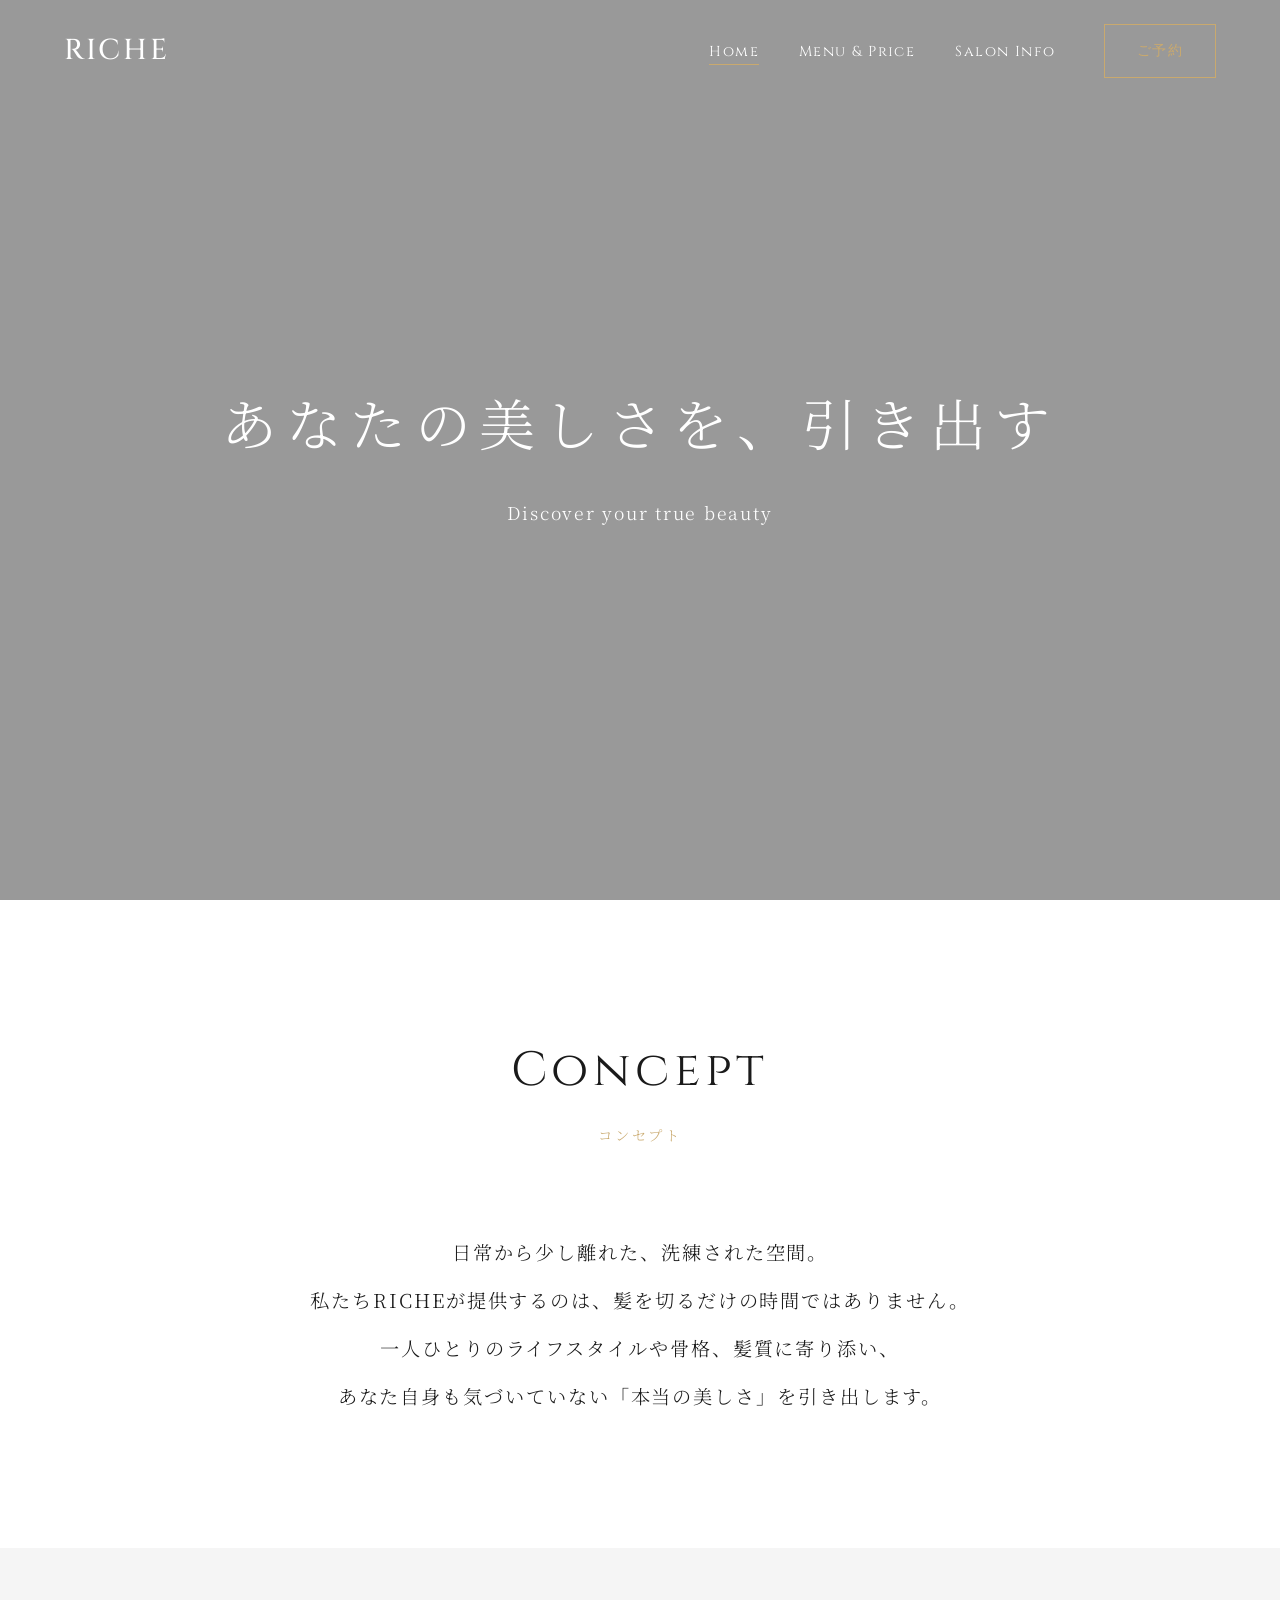
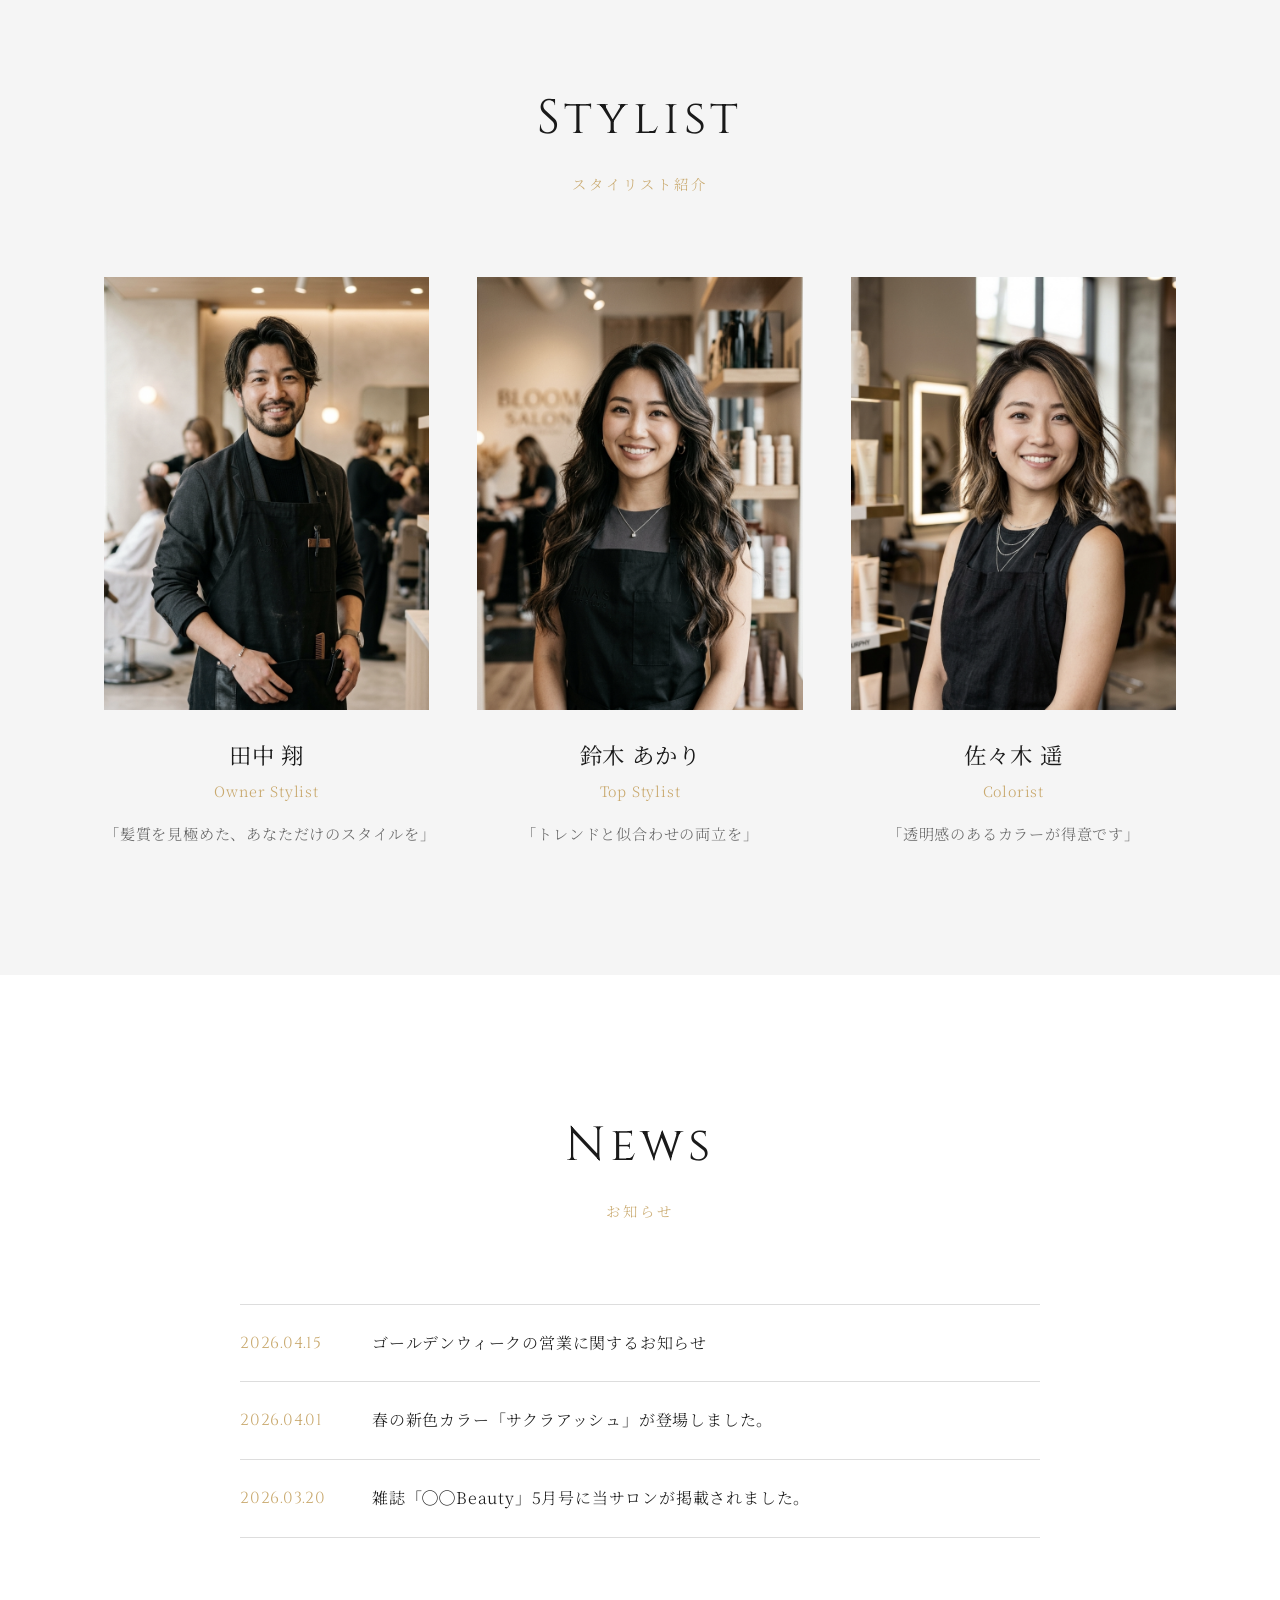
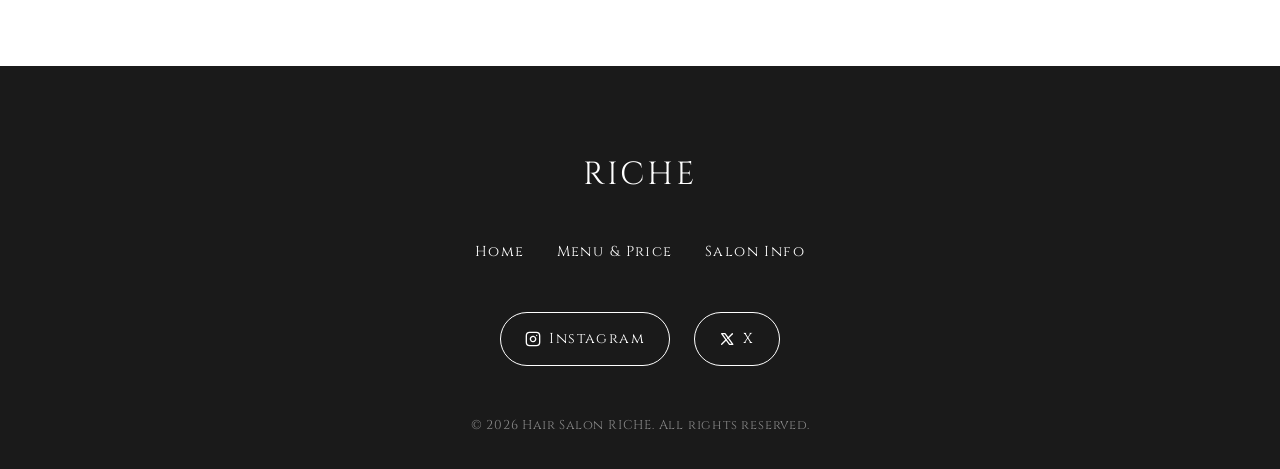
<file: index.html>
<!DOCTYPE html>
<html lang="ja">
<head>
  <meta charset="UTF-8">
  <meta name="viewport" content="width=device-width, initial-scale=1.0">
  <title>Hair Salon RICHE | 表参道の美容室</title>
  <meta name="description" content="東京・表参道の美容サロン「Hair Salon RICHE（リッシュ）」。あなたの美しさを引き出す、上質で洗練されたスタイルをご提案します。">
  <link rel="icon" href="images/favicon.png" type="image/png">
  <link rel="stylesheet" href="css/style.css">
</head>
<body>

  <!-- Header -->
  <header class="header">
    <a href="index.html" class="logo">RICHE</a>
    
    <div class="menu-toggle">
      <span></span>
      <span></span>
      <span></span>
    </div>

    <nav class="nav">
      <ul class="nav-links">
        <li><a href="index.html" class="nav-link active">Home</a></li>
        <li><a href="menu.html" class="nav-link">Menu & Price</a></li>
        <li><a href="info.html" class="nav-link">Salon Info</a></li>
      </ul>
      <a href="menu.html#reserve" class="btn-reserve">ご予約</a>
    </nav>
  </header>

  <!-- Hero Section -->
  <section class="hero">
    <!-- スライドショー用のコンテナ（背景画像切り替え用） -->
    <div class="hero-slideshow">
      <div class="slide slide-1"></div>
      <div class="slide slide-2"></div>
      <div class="slide slide-3"></div>
    </div>
    <div class="hero-content">
      <h2 class="hero-title">あなたの美しさを、引き出す</h2>
      <p class="hero-subtitle">Discover your true beauty</p>
    </div>
  </section>

  <!-- Concept Section -->
  <section class="section">
    <div class="container fade-in">
      <div class="section-title">
        <h2 class="en-title">Concept</h2>
        <p class="ja-subtitle">コンセプト</p>
      </div>
      <p class="concept-text">
        日常から少し離れた、洗練された空間。<br>
        私たちRICHEが提供するのは、髪を切るだけの時間ではありません。<br>
        一人ひとりのライフスタイルや骨格、髪質に寄り添い、<br>
        あなた自身も気づいていない「本当の美しさ」を引き出します。
      </p>
    </div>
  </section>

  <!-- Stylist Section -->
  <section class="section section-light">
    <div class="container fade-in">
      <div class="section-title">
        <h2 class="en-title">Stylist</h2>
        <p class="ja-subtitle">スタイリスト紹介</p>
      </div>
      
      <div class="stylist-grid">
        <!-- Stylist 1 -->
        <div class="stylist-card">
          <img src="images/stylist_tanaka.png" alt="田中 翔" class="stylist-image">
          <h3 class="stylist-name">田中 翔</h3>
          <p class="stylist-role">Owner Stylist</p>
          <p class="stylist-comment">「髪質を見極めた、あなただけのスタイルを」</p>
        </div>
        
        <!-- Stylist 2 -->
        <div class="stylist-card">
          <img src="images/stylist_suzuki.png" alt="鈴木 あかり" class="stylist-image">
          <h3 class="stylist-name">鈴木 あかり</h3>
          <p class="stylist-role">Top Stylist</p>
          <p class="stylist-comment">「トレンドと似合わせの両立を」</p>
        </div>

        <!-- Stylist 3 -->
        <div class="stylist-card">
          <img src="images/stylist_sasaki.png" alt="佐々木 遥" class="stylist-image">
          <h3 class="stylist-name">佐々木 遥</h3>
          <p class="stylist-role">Colorist</p>
          <p class="stylist-comment">「透明感のあるカラーが得意です」</p>
        </div>
      </div>
    </div>
  </section>

  <!-- News Section -->
  <section class="section">
    <div class="container fade-in">
      <div class="section-title">
        <h2 class="en-title">News</h2>
        <p class="ja-subtitle">お知らせ</p>
      </div>
      
      <div class="news-list">
        <article class="news-item">
          <time class="news-date">2026.04.15</time>
          <p class="news-title">ゴールデンウィークの営業に関するお知らせ</p>
        </article>
        <article class="news-item">
          <time class="news-date">2026.04.01</time>
          <p class="news-title">春の新色カラー「サクラアッシュ」が登場しました。</p>
        </article>
        <article class="news-item">
          <time class="news-date">2026.03.20</time>
          <p class="news-title">雑誌「◯◯Beauty」5月号に当サロンが掲載されました。</p>
        </article>
      </div>
    </div>
  </section>

  <!-- Footer -->
  <footer class="footer">
    <div class="footer-logo">RICHE</div>
    <ul class="footer-nav">
      <li><a href="index.html">Home</a></li>
      <li><a href="menu.html">Menu & Price</a></li>
      <li><a href="info.html">Salon Info</a></li>
    </ul>
    <div class="footer-sns">
      <a href="#" target="_blank" rel="noopener noreferrer" class="btn-sns">
        <svg xmlns="http://www.w3.org/2000/svg" width="16" height="16" viewBox="0 0 24 24" fill="none" stroke="currentColor" stroke-width="2" stroke-linecap="round" stroke-linejoin="round"><rect x="2" y="2" width="20" height="20" rx="5" ry="5"></rect><path d="M16 11.37A4 4 0 1 1 12.63 8 4 4 0 0 1 16 11.37z"></path><line x1="17.5" y1="6.5" x2="17.51" y2="6.5"></line></svg>
        <span>Instagram</span>
      </a>
      <a href="#" target="_blank" rel="noopener noreferrer" class="btn-sns">
        <svg xmlns="http://www.w3.org/2000/svg" width="16" height="16" viewBox="0 0 24 24" fill="none" stroke="currentColor" stroke-width="2" stroke-linecap="round" stroke-linejoin="round"><path d="M4 4l11.73 16h5L9 4z"></path><path d="M4 20l6.76-6.76"></path><path d="M20 4l-6.76 6.76"></path></svg>
        <span>X</span>
      </a>
    </div>
    <p class="copyright">&copy; 2026 Hair Salon RICHE. All rights reserved.</p>
  </footer>

  <script src="js/script.js"></script>
</body>
</html>
</file>
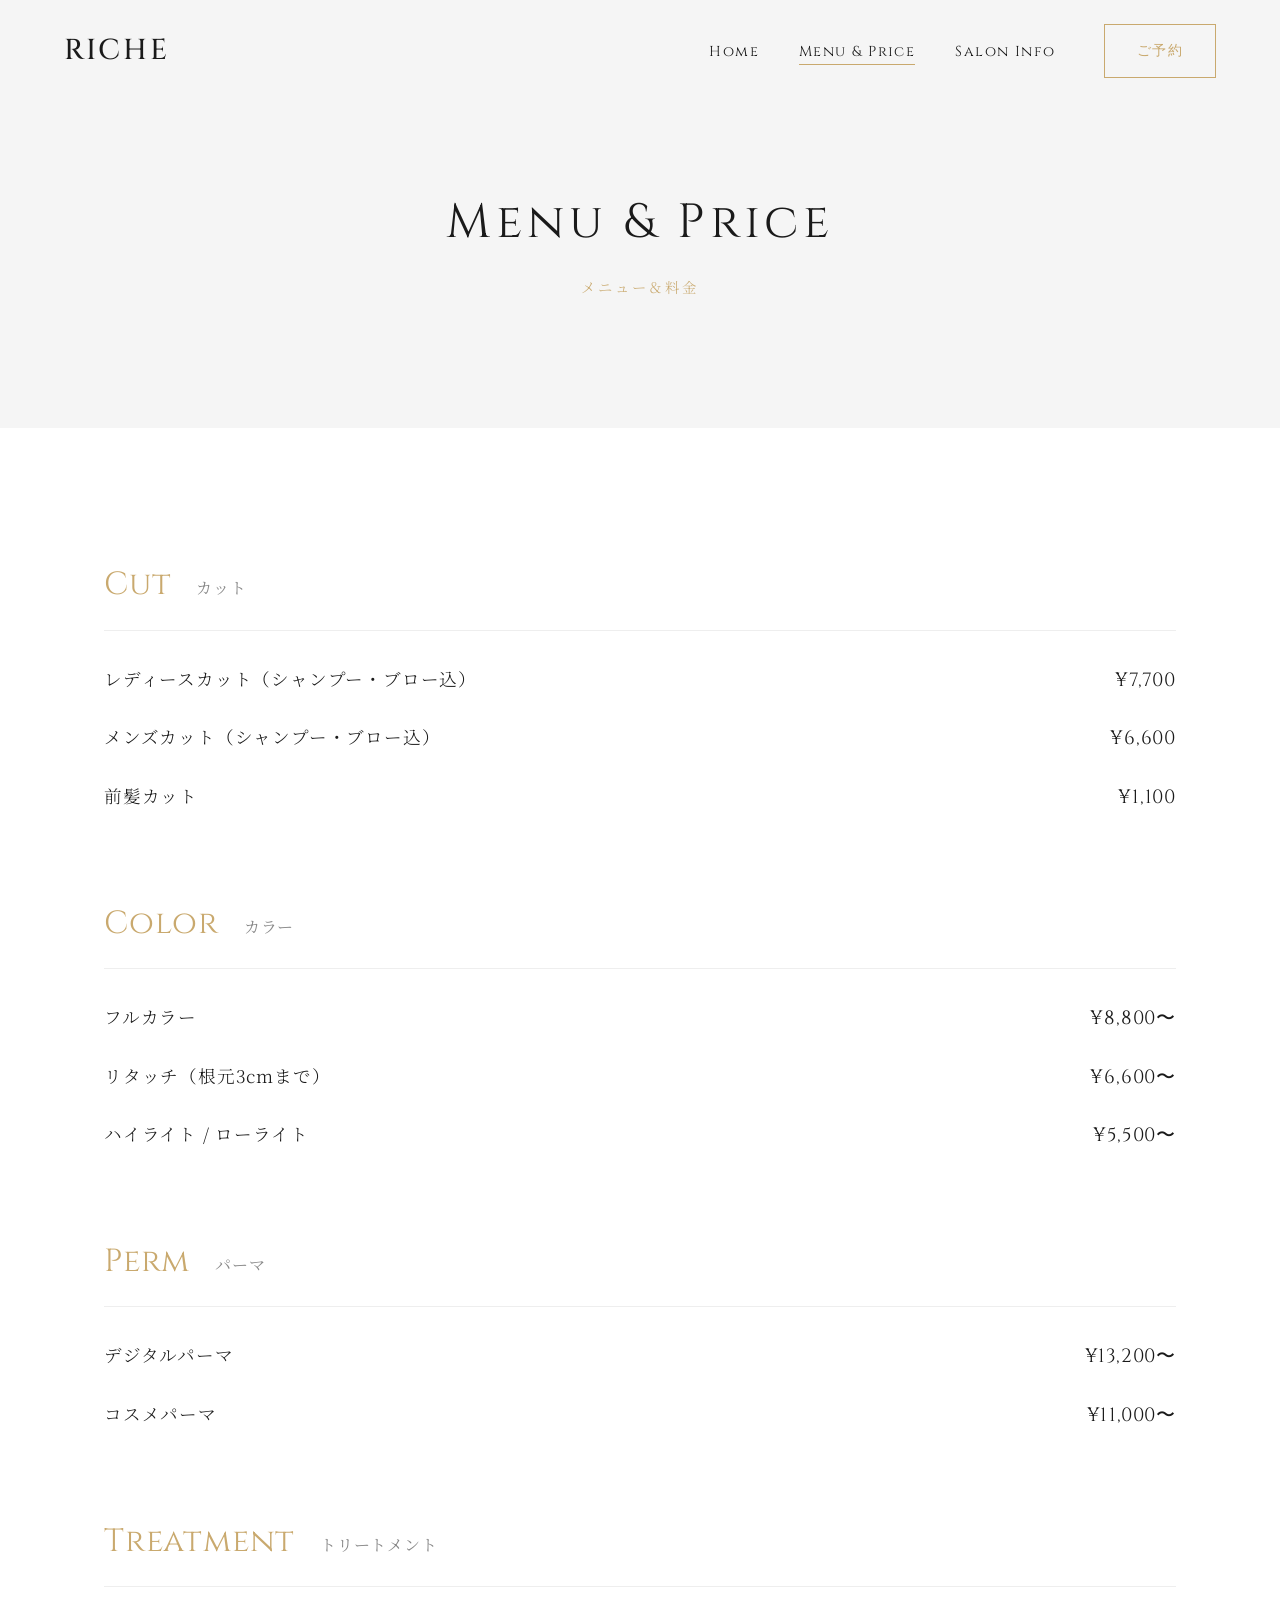
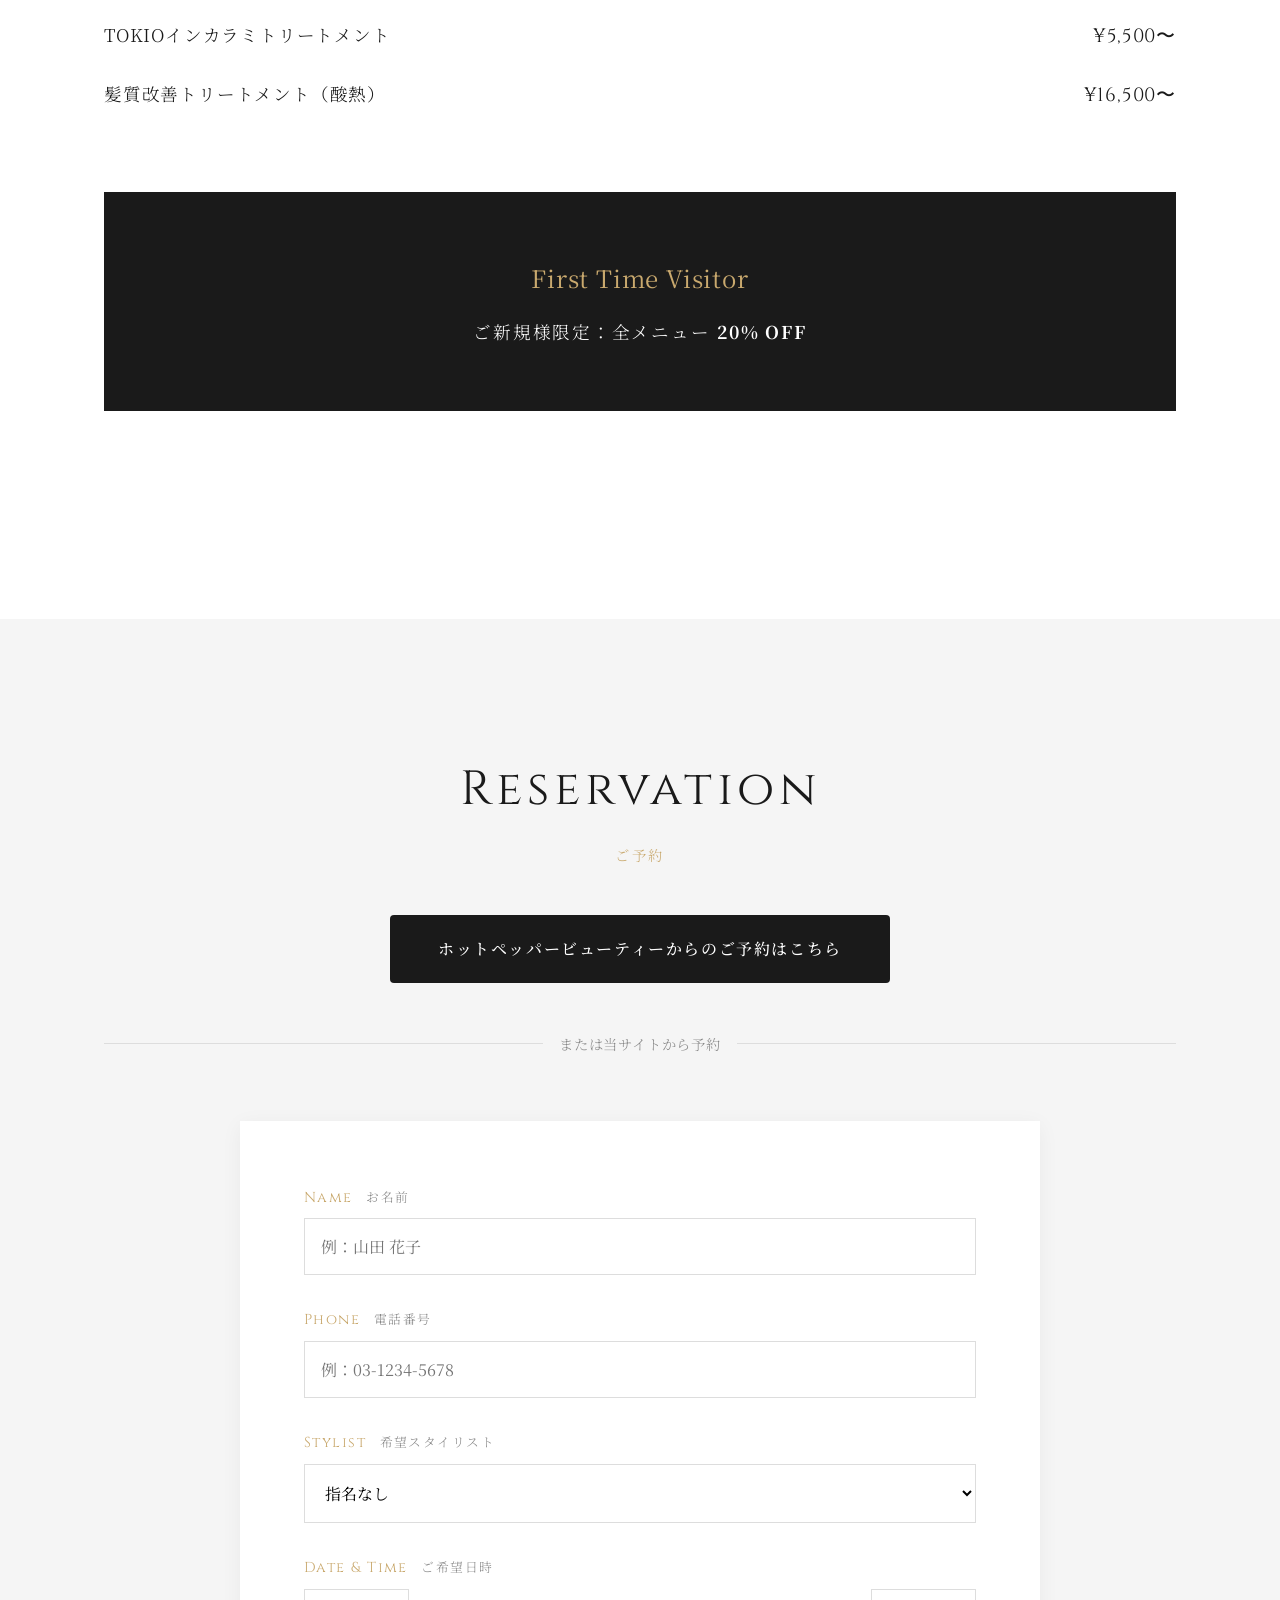
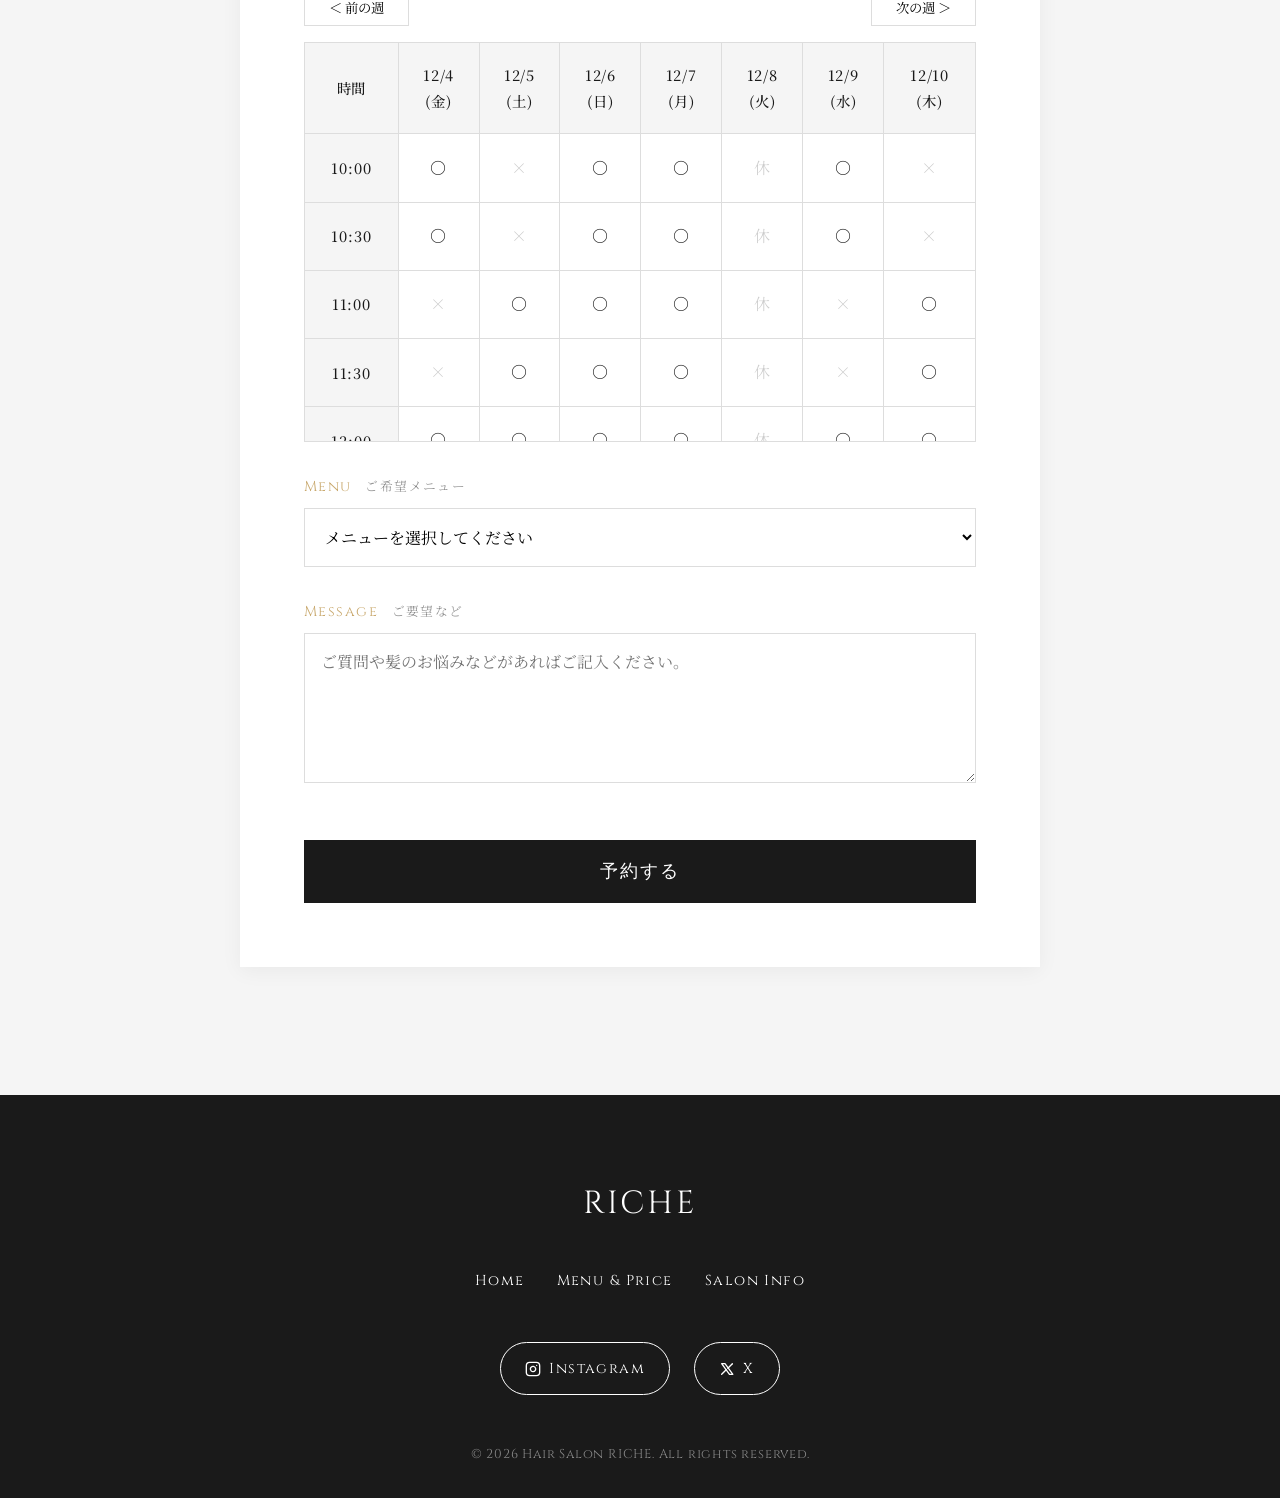
<file: menu.html>
<!DOCTYPE html>
<html lang="ja">
<head>
  <meta charset="UTF-8">
  <meta name="viewport" content="width=device-width, initial-scale=1.0">
  <title>Menu & Price | Hair Salon RICHE</title>
  <meta name="description" content="Hair Salon RICHE（リッシュ）のメニューと料金表です。カット、カラー、パーマ、トリートメントなど、お客様に合わせた最適なプランをご用意しています。">
  <link rel="icon" href="images/favicon.png" type="image/png">
  <link rel="stylesheet" href="css/style.css">
  <style>
    /* 追加スタイル：サブページ用のヘッダー背景色 */
    .header.not-top {
      background-color: var(--color-lightgray);
    }
    .header.not-top.scrolled {
      background-color: rgba(255, 255, 255, 0.95);
    }
  </style>
</head>
<body>

  <!-- Header -->
  <header class="header not-top">
    <a href="index.html" class="logo">RICHE</a>
    
    <div class="menu-toggle">
      <span></span>
      <span></span>
      <span></span>
    </div>

    <nav class="nav">
      <ul class="nav-links">
        <li><a href="index.html" class="nav-link">Home</a></li>
        <li><a href="menu.html" class="nav-link active">Menu & Price</a></li>
        <li><a href="info.html" class="nav-link">Salon Info</a></li>
      </ul>
      <a href="#reserve" class="btn-reserve">ご予約</a>
    </nav>
  </header>

  <!-- Page Header -->
  <div class="page-header">
    <h1 class="en-title">Menu & Price</h1>
    <p class="ja-subtitle">メニュー＆料金</p>
  </div>

  <!-- Menu Section -->
  <section class="section">
    <div class="container fade-in">
      
      <!-- Cut -->
      <div class="menu-category">
        <h2 class="menu-category-title">Cut <span style="font-size: 1rem; color: #888; font-family: var(--font-ja); margin-left: 1rem;">カット</span></h2>
        <div class="menu-list">
          <div class="menu-item">
            <span class="menu-name">レディースカット（シャンプー・ブロー込）</span>
            <span class="menu-price">¥7,700</span>
          </div>
          <div class="menu-item">
            <span class="menu-name">メンズカット（シャンプー・ブロー込）</span>
            <span class="menu-price">¥6,600</span>
          </div>
          <div class="menu-item">
            <span class="menu-name">前髪カット</span>
            <span class="menu-price">¥1,100</span>
          </div>
        </div>
      </div>

      <!-- Color -->
      <div class="menu-category">
        <h2 class="menu-category-title">Color <span style="font-size: 1rem; color: #888; font-family: var(--font-ja); margin-left: 1rem;">カラー</span></h2>
        <div class="menu-list">
          <div class="menu-item">
            <span class="menu-name">フルカラー</span>
            <span class="menu-price">¥8,800〜</span>
          </div>
          <div class="menu-item">
            <span class="menu-name">リタッチ（根元3cmまで）</span>
            <span class="menu-price">¥6,600〜</span>
          </div>
          <div class="menu-item">
            <span class="menu-name">ハイライト / ローライト</span>
            <span class="menu-price">¥5,500〜</span>
          </div>
        </div>
      </div>

      <!-- Perm -->
      <div class="menu-category">
        <h2 class="menu-category-title">Perm <span style="font-size: 1rem; color: #888; font-family: var(--font-ja); margin-left: 1rem;">パーマ</span></h2>
        <div class="menu-list">
          <div class="menu-item">
            <span class="menu-name">デジタルパーマ</span>
            <span class="menu-price">¥13,200〜</span>
          </div>
          <div class="menu-item">
            <span class="menu-name">コスメパーマ</span>
            <span class="menu-price">¥11,000〜</span>
          </div>
        </div>
      </div>

      <!-- Treatment -->
      <div class="menu-category">
        <h2 class="menu-category-title">Treatment <span style="font-size: 1rem; color: #888; font-family: var(--font-ja); margin-left: 1rem;">トリートメント</span></h2>
        <div class="menu-list">
          <div class="menu-item">
            <span class="menu-name">TOKIOインカラミトリートメント</span>
            <span class="menu-price">¥5,500〜</span>
          </div>
          <div class="menu-item">
            <span class="menu-name">髪質改善トリートメント（酸熱）</span>
            <span class="menu-price">¥16,500〜</span>
          </div>
        </div>
      </div>

      <!-- Coupon -->
      <div class="coupon-banner fade-in">
        <h3 class="coupon-title">First Time Visitor</h3>
        <p class="coupon-desc">ご新規様限定：全メニュー <strong>20% OFF</strong></p>
      </div>

    </div>
  </section>

  <!-- Reservation Section -->
  <section id="reserve" class="reservation-section">
    <div class="container fade-in">
      <div class="section-title" style="margin-bottom: 2rem;">
        <h2 class="en-title">Reservation</h2>
        <p class="ja-subtitle">ご予約</p>
      </div>

      <div class="external-booking">
        <a href="#" class="btn-hotpepper" target="_blank" rel="noopener noreferrer">ホットペッパービューティーからのご予約はこちら</a>
        <div class="separator"><span>または当サイトから予約</span></div>
      </div>
      
      <form class="reservation-form" action="#" method="POST">
        <div class="form-group">
          <label for="name" class="form-label">Name <span style="font-size:0.8rem; color:#888; font-family:var(--font-ja); margin-left:0.5rem;">お名前</span></label>
          <input type="text" id="name" name="name" class="form-control" required placeholder="例：山田 花子">
        </div>
        
        <div class="form-group">
          <label for="phone" class="form-label">Phone <span style="font-size:0.8rem; color:#888; font-family:var(--font-ja); margin-left:0.5rem;">電話番号</span></label>
          <input type="tel" id="phone" name="phone" class="form-control" required placeholder="例：03-1234-5678">
        </div>

        <div class="form-group">
          <label for="stylist" class="form-label">Stylist <span style="font-size:0.8rem; color:#888; font-family:var(--font-ja); margin-left:0.5rem;">希望スタイリスト</span></label>
          <select id="stylist" name="stylist" class="form-control">
            <option value="">指名なし</option>
            <option value="tanaka">田中 翔</option>
            <option value="suzuki">鈴木 あかり</option>
            <option value="sasaki">佐々木 遥</option>
          </select>
        </div>
        
        <div class="form-group">
          <label class="form-label">Date & Time <span style="font-size:0.8rem; color:#888; font-family:var(--font-ja); margin-left:0.5rem;">ご希望日時</span></label>
          <div class="calendar-header">
            <button type="button" class="btn-calendar-nav" id="prevWeek">＜ 前の週</button>
            <button type="button" class="btn-calendar-nav" id="nextWeek">次の週 ＞</button>
          </div>
          <div class="calendar-wrapper">
            <table class="availability-calendar">
              <thead id="calendarHead">
              </thead>
              <tbody id="calendarBody">
              </tbody>
            </table>
          </div>
        </div>
        
        <div class="form-group">
          <label for="menu" class="form-label">Menu <span style="font-size:0.8rem; color:#888; font-family:var(--font-ja); margin-left:0.5rem;">ご希望メニュー</span></label>
          <select id="menu" name="menu" class="form-control">
            <option value="">メニューを選択してください</option>
            <option value="cut">カット</option>
            <option value="color">カラー</option>
            <option value="cut_color">カット＋カラー</option>
            <option value="perm">パーマ</option>
            <option value="treatment">トリートメント</option>
            <option value="other">その他・相談して決めたい</option>
          </select>
        </div>
        
        <div class="form-group">
          <label for="message" class="form-label">Message <span style="font-size:0.8rem; color:#888; font-family:var(--font-ja); margin-left:0.5rem;">ご要望など</span></label>
          <textarea id="message" name="message" class="form-control" placeholder="ご質問や髪のお悩みなどがあればご記入ください。"></textarea>
        </div>
        
        <button type="submit" class="btn-submit">予約する</button>
      </form>
    </div>
  </section>

  <!-- Footer -->
  <footer class="footer">
    <div class="footer-logo">RICHE</div>
    <ul class="footer-nav">
      <li><a href="index.html">Home</a></li>
      <li><a href="menu.html">Menu & Price</a></li>
      <li><a href="info.html">Salon Info</a></li>
    </ul>
    <div class="footer-sns">
      <a href="#" target="_blank" rel="noopener noreferrer" class="btn-sns">
        <svg xmlns="http://www.w3.org/2000/svg" width="16" height="16" viewBox="0 0 24 24" fill="none" stroke="currentColor" stroke-width="2" stroke-linecap="round" stroke-linejoin="round"><rect x="2" y="2" width="20" height="20" rx="5" ry="5"></rect><path d="M16 11.37A4 4 0 1 1 12.63 8 4 4 0 0 1 16 11.37z"></path><line x1="17.5" y1="6.5" x2="17.51" y2="6.5"></line></svg>
        <span>Instagram</span>
      </a>
      <a href="#" target="_blank" rel="noopener noreferrer" class="btn-sns">
        <svg xmlns="http://www.w3.org/2000/svg" width="16" height="16" viewBox="0 0 24 24" fill="none" stroke="currentColor" stroke-width="2" stroke-linecap="round" stroke-linejoin="round"><path d="M4 4l11.73 16h5L9 4z"></path><path d="M4 20l6.76-6.76"></path><path d="M20 4l-6.76 6.76"></path></svg>
        <span>X</span>
      </a>
    </div>
    <p class="copyright">&copy; 2026 Hair Salon RICHE. All rights reserved.</p>
  </footer>

  <!-- Modal -->
  <div id="confirmModal" class="modal">
    <div class="modal-content">
      <span class="modal-close" id="btnCloseModalIcon">&times;</span>
      <h3 class="modal-title">ご予約内容の確認</h3>
      <div class="modal-details">
        <p><strong>お名前:</strong> <span id="confirmName"></span></p>
        <p><strong>電話番号:</strong> <span id="confirmPhone"></span></p>
        <p><strong>希望スタイリスト:</strong> <span id="confirmStylist"></span></p>
        <p><strong>ご希望日時:</strong> <span id="confirmDate"></span></p>
        <p><strong>ご希望メニュー:</strong> <span id="confirmMenu"></span></p>
        <p><strong>ご要望:</strong> <span id="confirmMessage"></span></p>
      </div>
      <div class="modal-actions">
        <button type="button" class="btn-cancel" id="btnCancel">修正する</button>
        <button type="button" class="btn-confirm" id="btnSubmitFinal">送信する</button>
      </div>
    </div>
  </div>

  <script src="js/script.js"></script>
</body>
</html>
</file>
<file: css/style.css>
@import url('https://fonts.googleapis.com/css2?family=Cinzel:wght@400;500;600&family=Noto+Serif+JP:wght@300;400;500&display=swap');

/* Variables */
:root {
  --color-black: #1A1A1A;
  --color-gold: #C9A96E;
  --color-white: #FFFFFF;
  --color-lightgray: #F5F5F5;
  --font-ja: 'Noto Serif JP', serif;
  --font-en: 'Cinzel', serif;
}

/* Reset & Base Styles */
* {
  margin: 0;
  padding: 0;
  box-sizing: border-box;
}

body {
  font-family: var(--font-ja);
  color: var(--color-black);
  background-color: var(--color-white);
  line-height: 1.8;
  font-weight: 300;
  letter-spacing: 0.05em;
  overflow-x: hidden;
}

a {
  text-decoration: none;
  color: inherit;
  transition: all 0.3s ease;
}

img {
  max-width: 100%;
  height: auto;
  display: block;
}

ul {
  list-style: none;
}

/* Typography */
h1, h2, h3, h4, h5, h6 {
  font-weight: 400;
}

.en-title {
  font-family: var(--font-en);
  font-size: 3rem;
  letter-spacing: 0.1em;
  margin-bottom: 0.5rem;
  color: var(--color-black);
}

.ja-subtitle {
  font-size: 0.9rem;
  color: var(--color-gold);
  letter-spacing: 0.2em;
  margin-bottom: 3rem;
}

.section-title {
  text-align: center;
  margin-bottom: 5rem;
}

/* Layout */
.container {
  max-width: 1200px;
  margin: 0 auto;
  padding: 0 5%;
}

.section {
  padding: 8rem 0;
}

.section-light {
  background-color: var(--color-lightgray);
}

/* Header */
.header {
  position: fixed;
  top: 0;
  left: 0;
  width: 100%;
  padding: 1.5rem 5%;
  display: flex;
  justify-content: space-between;
  align-items: center;
  z-index: 100;
  transition: background-color 0.4s ease, padding 0.4s ease;
}

.header.scrolled {
  background-color: rgba(255, 255, 255, 0.95);
  padding: 1rem 5%;
  box-shadow: 0 2px 10px rgba(0, 0, 0, 0.05);
}

.logo {
  font-family: var(--font-en);
  font-size: 1.8rem;
  font-weight: 500;
  letter-spacing: 0.1em;
  color: var(--color-white);
  transition: color 0.4s ease;
}

.header.scrolled .logo,
.header.not-top .logo {
  color: var(--color-black);
}

.nav {
  display: flex;
  align-items: center;
  gap: 3rem;
}

.nav-links {
  display: flex;
  gap: 2.5rem;
}

.nav-link {
  font-family: var(--font-en);
  font-size: 0.9rem;
  letter-spacing: 0.1em;
  color: var(--color-white);
  position: relative;
  transition: color 0.4s ease;
}

.header.scrolled .nav-link,
.header.not-top .nav-link {
  color: var(--color-black);
}

.nav-link::after {
  content: '';
  position: absolute;
  bottom: -4px;
  left: 0;
  width: 0;
  height: 1px;
  background-color: var(--color-gold);
  transition: width 0.3s ease;
}

.nav-link:hover::after,
.nav-link.active::after {
  width: 100%;
}

.btn-reserve {
  display: inline-block;
  padding: 0.8rem 2rem;
  background-color: transparent;
  color: var(--color-gold);
  border: 1px solid var(--color-gold);
  font-family: var(--font-en);
  font-size: 0.9rem;
  letter-spacing: 0.1em;
  transition: all 0.3s ease;
}

.btn-reserve:hover {
  background-color: var(--color-gold);
  color: var(--color-white);
}

/* Mobile Menu Toggle */
.menu-toggle {
  display: none;
  flex-direction: column;
  gap: 6px;
  cursor: pointer;
  z-index: 101;
}

.menu-toggle span {
  display: block;
  width: 30px;
  height: 1px;
  background-color: var(--color-white);
  transition: all 0.3s ease;
}

.header.scrolled .menu-toggle span,
.header.not-top .menu-toggle span {
  background-color: var(--color-black);
}

.menu-toggle.active span:nth-child(1) {
  transform: translateY(7px) rotate(45deg);
  background-color: var(--color-black);
}

.menu-toggle.active span:nth-child(2) {
  opacity: 0;
}

.menu-toggle.active span:nth-child(3) {
  transform: translateY(-7px) rotate(-45deg);
  background-color: var(--color-black);
}

/* Hero Section */
.hero {
  height: 100vh;
  height: 100dvh; /* スマホのURLバーを考慮した高さ設定 */
  position: relative;
  display: flex;
  align-items: center;
  justify-content: center;
  overflow: hidden;
}

/* スライドショーのコンテナ */
.hero-slideshow {
  position: absolute;
  top: 0;
  left: 0;
  width: 100%;
  height: 100%;
  z-index: 0;
}

/* 各スライド共通スタイル */
.slide {
  position: absolute;
  top: 0;
  left: 0;
  width: 100%;
  height: 100%;
  background-size: cover;
  background-position: center;
  background-attachment: fixed;
  opacity: 0;
  animation: slideshow 9s infinite; /* 3枚 × 3秒 = 9秒 */
}

/* 各画像とアニメーションのタイミング設定 */
.slide-1 {
  background-image: url('../images/hero_salon_empty.png');
  animation-delay: 0s;
}
.slide-2 {
  background-image: url('../images/shampoo_station.png');
  animation-delay: 3s;
}
.slide-3 {
  background-image: url('https://images.unsplash.com/photo-1633681926022-84c23e8cb2d6?q=80&w=1000&auto=format&fit=crop');
  animation-delay: 6s;
}

/* スライドショーのアニメーション定義（フェードイン・フェードアウト） */
@keyframes slideshow {
  0% { opacity: 0; }
  10% { opacity: 1; }
  33% { opacity: 1; }
  43% { opacity: 0; }
  100% { opacity: 0; }
}

.hero::after {
  content: '';
  position: absolute;
  top: 0;
  left: 0;
  width: 100%;
  height: 100%;
  background-color: rgba(0, 0, 0, 0.4);
  z-index: 0;
}

.hero-content {
  position: relative;
  z-index: 1;
  text-align: center;
  color: var(--color-white);
}

.hero-title {
  font-size: 3.5rem;
  font-weight: 300;
  letter-spacing: 0.15em;
  margin-bottom: 1.5rem;
  opacity: 0;
  transform: translateY(30px);
  animation: fadeInUp 1.5s ease 0.5s forwards;
}

.hero-subtitle {
  font-size: 1.1rem;
  letter-spacing: 0.1em;
  opacity: 0;
  transform: translateY(30px);
  animation: fadeInUp 1.5s ease 1s forwards;
}

/* Concept Section */
.concept-text {
  text-align: center;
  font-size: 1.2rem;
  line-height: 2.5;
  letter-spacing: 0.1em;
  max-width: 800px;
  margin: 0 auto;
}

/* Stylist Section */
.stylist-grid {
  display: grid;
  grid-template-columns: repeat(3, 1fr);
  gap: 3rem;
}

.stylist-card {
  text-align: center;
}

.stylist-image {
  width: 100%;
  aspect-ratio: 3/4;
  object-fit: cover;
  margin-bottom: 1.5rem;
  filter: grayscale(20%);
  transition: filter 0.4s ease;
}

.stylist-card:hover .stylist-image {
  filter: grayscale(0%);
}

.stylist-name {
  font-size: 1.4rem;
  margin-bottom: 0.2rem;
}

.stylist-role {
  font-size: 0.9rem;
  color: var(--color-gold);
  margin-bottom: 1rem;
}

.stylist-comment {
  font-size: 0.95rem;
  color: #666;
}

/* News Section */
.news-list {
  max-width: 800px;
  margin: 0 auto;
}

.news-item {
  display: flex;
  gap: 2rem;
  padding: 1.5rem 0;
  border-bottom: 1px solid #ddd;
  transition: background-color 0.3s ease;
}

.news-item:first-child {
  border-top: 1px solid #ddd;
}

.news-item:hover {
  background-color: var(--color-white);
}

.news-date {
  font-family: var(--font-en);
  color: var(--color-gold);
  min-width: 100px;
}

.news-title {
  font-size: 1rem;
}

/* Page Header (Subpages) */
.page-header {
  padding-top: 180px;
  padding-bottom: 80px;
  text-align: center;
  background-color: var(--color-lightgray);
  opacity: 0;
  transform: translateY(30px);
  animation: fadeInUp 1s ease 0.2s forwards;
}

/* Menu Section */
.menu-category {
  margin-bottom: 5rem;
}

.menu-category-title {
  font-family: var(--font-en);
  font-size: 2rem;
  color: var(--color-gold);
  margin-bottom: 2rem;
  border-bottom: 1px solid #eee;
  padding-bottom: 1rem;
  text-align: left;
}

.menu-list {
  display: grid;
  gap: 1.5rem;
}

.menu-item {
  display: flex;
  justify-content: space-between;
  align-items: baseline;
}

.menu-name {
  font-size: 1.1rem;
}

.menu-price {
  font-family: var(--font-en);
  font-size: 1.2rem;
}

/* Coupon Banner */
.coupon-banner {
  background-color: var(--color-black);
  color: var(--color-white);
  text-align: center;
  padding: 4rem 2rem;
  margin: 5rem 0;
}

.coupon-title {
  font-size: 1.5rem;
  margin-bottom: 1rem;
  color: var(--color-gold);
}

.coupon-desc {
  font-size: 1.1rem;
  letter-spacing: 0.1em;
}

/* Reservation Form */
.reservation-section {
  padding: 8rem 0;
  background-color: var(--color-lightgray);
}

.reservation-form {
  max-width: 800px;
  margin: 0 auto;
  background: var(--color-white);
  padding: 4rem;
  box-shadow: 0 4px 20px rgba(0,0,0,0.05);
}

.form-group {
  margin-bottom: 2rem;
}

.form-label {
  display: block;
  font-family: var(--font-en);
  margin-bottom: 0.5rem;
  font-size: 0.9rem;
  letter-spacing: 0.1em;
  color: var(--color-gold);
}

.form-control {
  width: 100%;
  padding: 1rem;
  border: 1px solid #ddd;
  font-family: var(--font-ja);
  font-size: 1rem;
  background-color: var(--color-white);
  transition: border-color 0.3s ease;
}

.form-control:focus {
  outline: none;
  border-color: var(--color-gold);
}

textarea.form-control {
  resize: vertical;
  min-height: 150px;
}

.btn-submit {
  display: block;
  width: 100%;
  padding: 1.2rem;
  background-color: var(--color-black);
  color: var(--color-white);
  border: none;
  font-family: var(--font-en);
  font-size: 1.1rem;
  letter-spacing: 0.1em;
  cursor: pointer;
  transition: background-color 0.3s ease;
  margin-top: 3rem;
}

.btn-submit:hover {
  background-color: var(--color-gold);
}

/* External Booking Button */
.external-booking {
  text-align: center;
  margin-bottom: 4rem;
}

.btn-hotpepper {
  display: inline-block;
  background-color: #1A1A1A;
  color: #FFF;
  padding: 1.2rem 3rem;
  font-weight: 500;
  border-radius: 4px;
  letter-spacing: 0.1em;
  transition: background-color 0.3s ease;
  margin-bottom: 3rem;
}

.btn-hotpepper:hover {
  background-color: #333;
  color: #FFF;
}

.separator {
  display: flex;
  align-items: center;
  text-align: center;
  color: #888;
  font-size: 0.9rem;
}

.separator::before,
.separator::after {
  content: '';
  flex: 1;
  border-bottom: 1px solid #ddd;
}

.separator span {
  padding: 0 1rem;
}

/* Calendar */
.calendar-header {
  display: flex;
  justify-content: space-between;
  align-items: center;
  margin-bottom: 1rem;
}

.btn-calendar-nav {
  background: var(--color-white);
  border: 1px solid #ddd;
  padding: 0.5rem 1.5rem;
  cursor: pointer;
  font-family: var(--font-ja);
  transition: background-color 0.3s ease;
}

.btn-calendar-nav:hover {
  background: var(--color-lightgray);
}

.calendar-wrapper {
  overflow-x: auto;
  overflow-y: scroll;
  max-height: 400px; /* 13:00あたりまで表示 */
  margin-bottom: 1rem;
  border-bottom: 1px solid #ddd;
  overscroll-behavior: none; /* スマホでのスクロール時のバウンド（ぐらぐら）防止 */
  -webkit-overflow-scrolling: touch; /* スムーズスクロールの有効化 */
}

.availability-calendar {
  width: 100%;
  border-collapse: separate;
  border-spacing: 0;
  text-align: center;
  min-width: 600px;
}

.availability-calendar thead th {
  position: -webkit-sticky; /* Safari用の対応 */
  position: sticky;
  top: 0;
  z-index: 2;
  border-top: 1px solid #ddd;
  border-bottom: 1px solid #ddd;
  background-color: var(--color-lightgray);
  transform: translateZ(0); /* iOSのスクロール時のちらつき・ぐらつき防止 */
}

/* 左上角のセル（"時間"）は縦・横両方のスクロールで固定 */
.availability-calendar thead th:first-child {
  position: -webkit-sticky; /* Safari用の対応 */
  position: sticky;
  top: 0; /* 念のため明示 */
  left: 0;
  z-index: 3; /* 他のstickyヘッダーより前面に表示 */
  background-color: var(--color-lightgray);
  transform: translateZ(0);
}

/* 時間列（各行の最初のth）を横スクロール時に左端に固定 */
.availability-calendar tbody th:first-child {
  position: -webkit-sticky; /* Safari用の対応 */
  position: sticky;
  left: 0;
  z-index: 1;
  background-color: var(--color-lightgray);
  transform: translateZ(0);
}

.availability-calendar th {
  border-right: 1px solid #ddd;
  border-bottom: 1px solid #ddd;
  padding: 1.2rem 0.8rem;
  font-family: var(--font-ja);
}

.availability-calendar td {
  border-right: 1px solid #ddd;
  border-bottom: 1px solid #ddd;
  padding: 0;
  font-family: var(--font-ja);
  height: 1px; /* Firefox等で高さを100%にするハック */
}

.availability-calendar th:first-child,
.availability-calendar td:first-child {
  border-left: 1px solid #ddd;
}

.availability-calendar th {
  background-color: var(--color-lightgray);
  font-weight: 500;
  font-size: 0.9rem;
}

.availability-calendar td {
  background-color: var(--color-white);
  padding: 0;
}

.availability-calendar label {
  display: block;
  width: 100%;
  height: 100%;
  cursor: pointer;
  margin: 0;
}

.availability-calendar input[type="radio"] {
  display: none;
}

.availability-calendar input[type="radio"] + span {
  display: flex;
  justify-content: center;
  align-items: center;
  width: 100%;
  height: 100%;
  padding: 1.2rem 0.8rem;
  box-sizing: border-box;
  transition: all 0.3s ease;
}

.availability-calendar input[type="radio"]:checked + span {
  background-color: var(--color-gold);
  color: var(--color-white);
}

.status-x {
  color: #ccc;
  display: flex;
  justify-content: center;
  align-items: center;
  width: 100%;
  height: 100%;
  padding: 1.2rem 0.8rem;
  box-sizing: border-box;
}

/* Modal */
.modal {
  display: none;
  position: fixed;
  top: 0;
  left: 0;
  width: 100%;
  height: 100%;
  background: rgba(0,0,0,0.6);
  z-index: 1000;
  align-items: center;
  justify-content: center;
}

.modal.active {
  display: flex;
}

.modal-content {
  background: var(--color-white);
  padding: 3rem;
  max-width: 500px;
  width: 90%;
  border-radius: 4px;
  position: relative;
}

.modal-close {
  position: absolute;
  top: 1rem;
  right: 1.5rem;
  font-size: 1.5rem;
  cursor: pointer;
  color: #888;
  transition: color 0.3s ease;
}

.modal-close:hover {
  color: var(--color-black);
}

.modal-title {
  font-size: 1.2rem;
  margin-bottom: 2rem;
  text-align: center;
  color: var(--color-gold);
}

.modal-details p {
  margin-bottom: 1rem;
  font-size: 0.95rem;
}

.modal-actions {
  display: flex;
  gap: 1rem;
  margin-top: 2rem;
}

.modal-actions button {
  flex: 1;
  padding: 1rem;
  font-family: var(--font-ja);
  font-size: 1rem;
  cursor: pointer;
  border: none;
  transition: all 0.3s ease;
}

.btn-cancel {
  background: var(--color-lightgray);
  color: var(--color-black);
}

.btn-cancel:hover {
  background: #e0e0e0;
}

.btn-confirm {
  background: var(--color-black);
  color: var(--color-white);
}

.btn-confirm:hover {
  background: var(--color-gold);
}

/* Info Section */
.gallery-grid {
  display: grid;
  grid-template-columns: repeat(2, 1fr);
  gap: 2rem;
  margin-bottom: 5rem;
}

.gallery-img {
  width: 100%;
  aspect-ratio: 4/3;
  object-fit: cover;
}

.info-wrapper {
  display: flex;
  gap: 4rem;
  align-items: flex-start;
}

.info-details {
  flex: 1;
}

.info-table {
  width: 100%;
  border-collapse: collapse;
}

.info-table th,
.info-table td {
  padding: 1.5rem 0;
  border-bottom: 1px solid #eee;
  text-align: left;
}

.info-table th {
  width: 30%;
  font-weight: 400;
  color: var(--color-gold);
}

.info-map {
  flex: 1;
  height: 400px;
}

.info-map iframe {
  width: 100%;
  height: 100%;
  border: 0;
}

/* Footer */
.footer {
  background-color: var(--color-black);
  color: var(--color-white);
  padding: 5rem 5% 2rem;
  text-align: center;
}

.footer-logo {
  font-family: var(--font-en);
  font-size: 2rem;
  margin-bottom: 2rem;
  letter-spacing: 0.1em;
}

.footer-nav {
  display: flex;
  justify-content: center;
  gap: 2rem;
  margin-bottom: 3rem;
}

.footer-nav a {
  font-family: var(--font-en);
  font-size: 0.9rem;
  letter-spacing: 0.1em;
}

.footer-nav a:hover {
  color: var(--color-gold);
}

.footer-sns {
  display: flex;
  justify-content: center;
  gap: 1.5rem;
  margin-bottom: 3rem;
}

.btn-sns {
  display: flex;
  align-items: center;
  gap: 0.5rem;
  padding: 0.8rem 1.5rem;
  background-color: transparent;
  color: var(--color-white);
  border: 1px solid var(--color-white);
  font-family: var(--font-en);
  font-size: 0.9rem;
  letter-spacing: 0.1em;
  border-radius: 30px;
  transition: all 0.3s ease;
}

.btn-sns:hover {
  background-color: var(--color-white);
  color: var(--color-black);
}

.copyright {
  font-family: var(--font-en);
  font-size: 0.8rem;
  color: #888;
}

/* Animations */
@keyframes fadeInUp {
  from {
    opacity: 0;
    transform: translateY(30px);
  }
  to {
    opacity: 1;
    transform: translateY(0);
  }
}

.fade-in {
  opacity: 0;
  transform: translateY(30px);
  transition: opacity 1s ease, transform 1s ease;
}

.fade-in.appear {
  opacity: 1;
  transform: translateY(0);
}

/* Responsive */
@media (max-width: 900px) {
  .nav {
    position: fixed;
    top: 0;
    left: 0;
    width: 100%;
    height: 100vh;
    background-color: var(--color-white);
    flex-direction: column;
    justify-content: center;
    align-items: center;
    gap: 2rem;
    transform: translateX(100%);
    transition: transform 0.4s ease;
  }

  .nav.active {
    transform: translateX(0);
  }

  .nav-links {
    flex-direction: column;
    align-items: center;
    gap: 2rem;
  }

  .nav-link {
    color: var(--color-black);
    font-size: 1.2rem;
  }

  .menu-toggle {
    display: flex;
  }

  .header.scrolled .menu-toggle span,
  .header.not-top .menu-toggle span {
    background-color: var(--color-black);
  }

  .stylist-grid {
    grid-template-columns: 1fr;
    gap: 4rem;
  }

  /* スマホではbackground-attachment:fixedが正しく動作しないため、画像を持つスライドをscrollに変更 */
  .slide {
    background-attachment: scroll;
  }

  .hero-title {
    font-size: 2.2rem;
  }

  .concept-text {
    font-size: 1rem;
    line-height: 2;
  }

  .info-wrapper {
    flex-direction: column;
  }

  .info-map {
    width: 100%;
  }

  .gallery-grid {
    grid-template-columns: 1fr;
  }

  .page-header {
    padding-top: 140px;
    padding-bottom: 60px;
  }

  .en-title {
    font-size: 2.5rem;
  }

  .reservation-form {
    padding: 2rem 1.5rem;
  }
}
</file>
